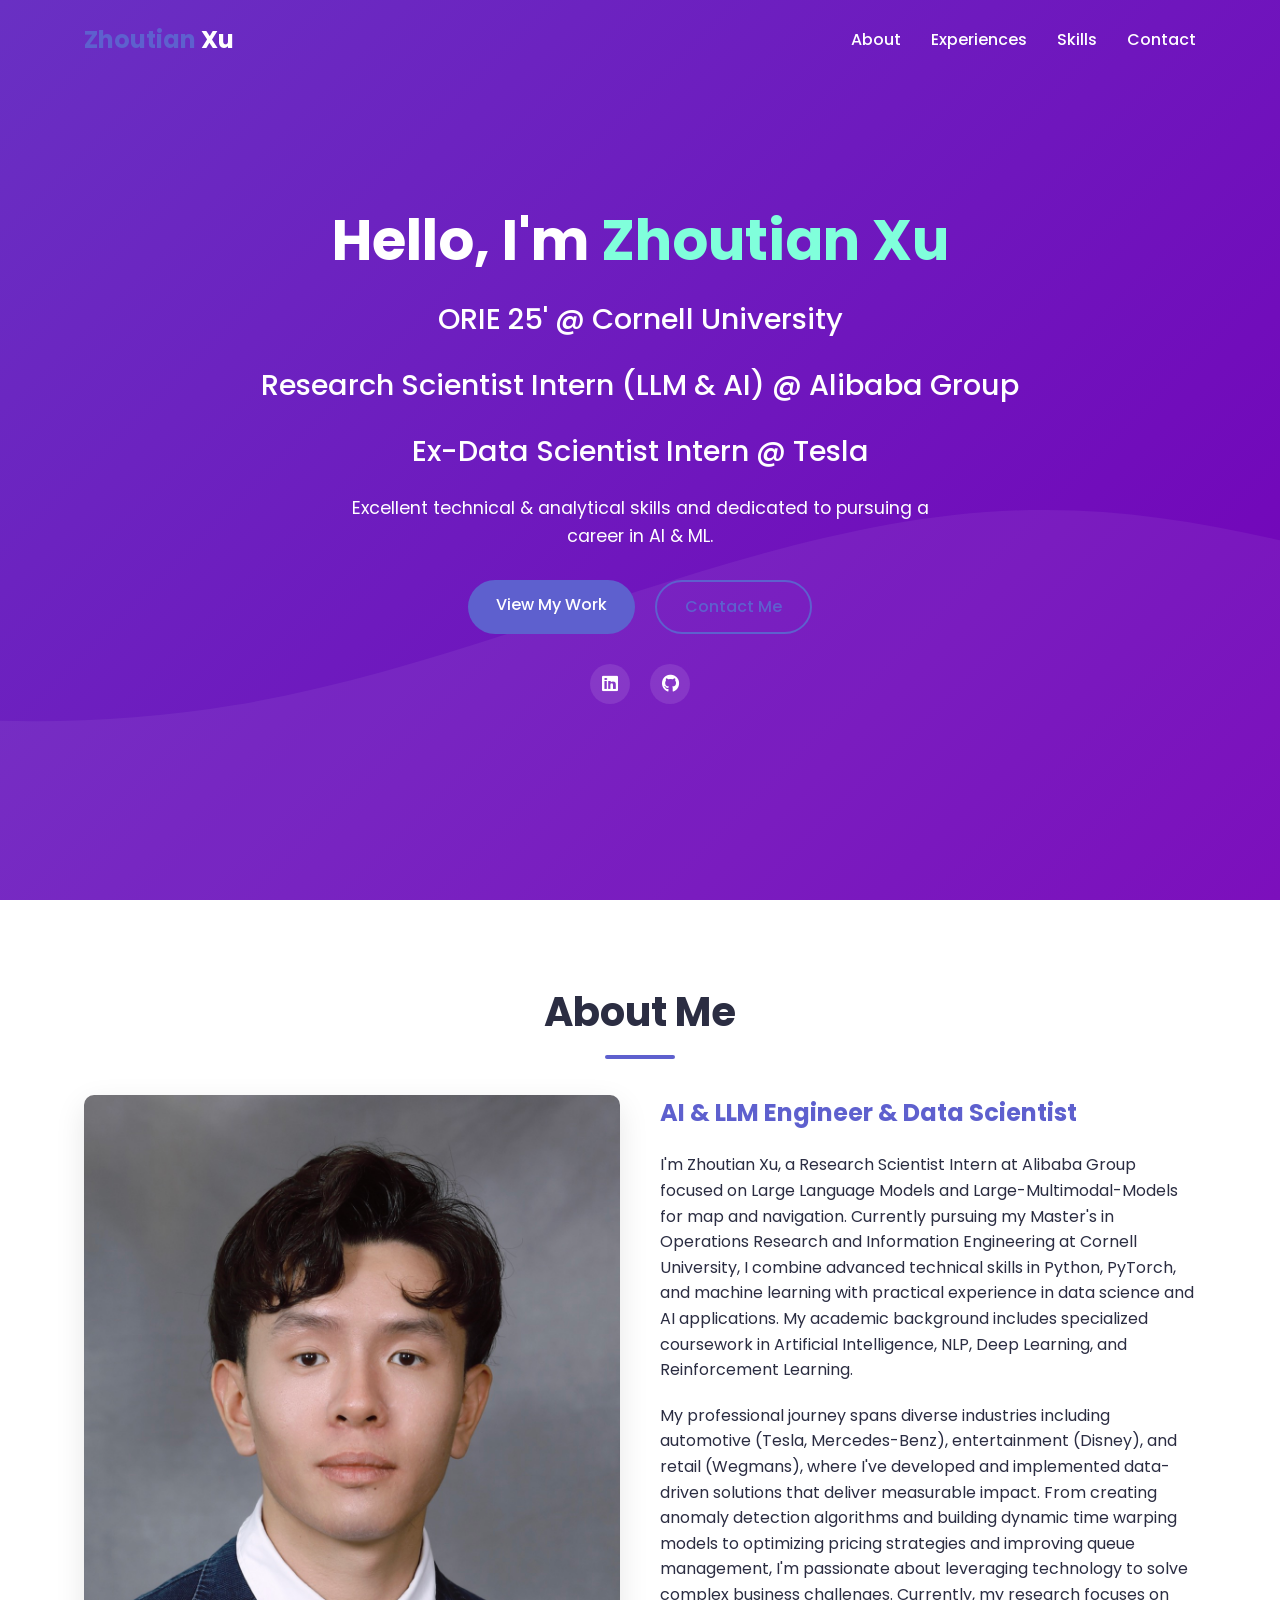
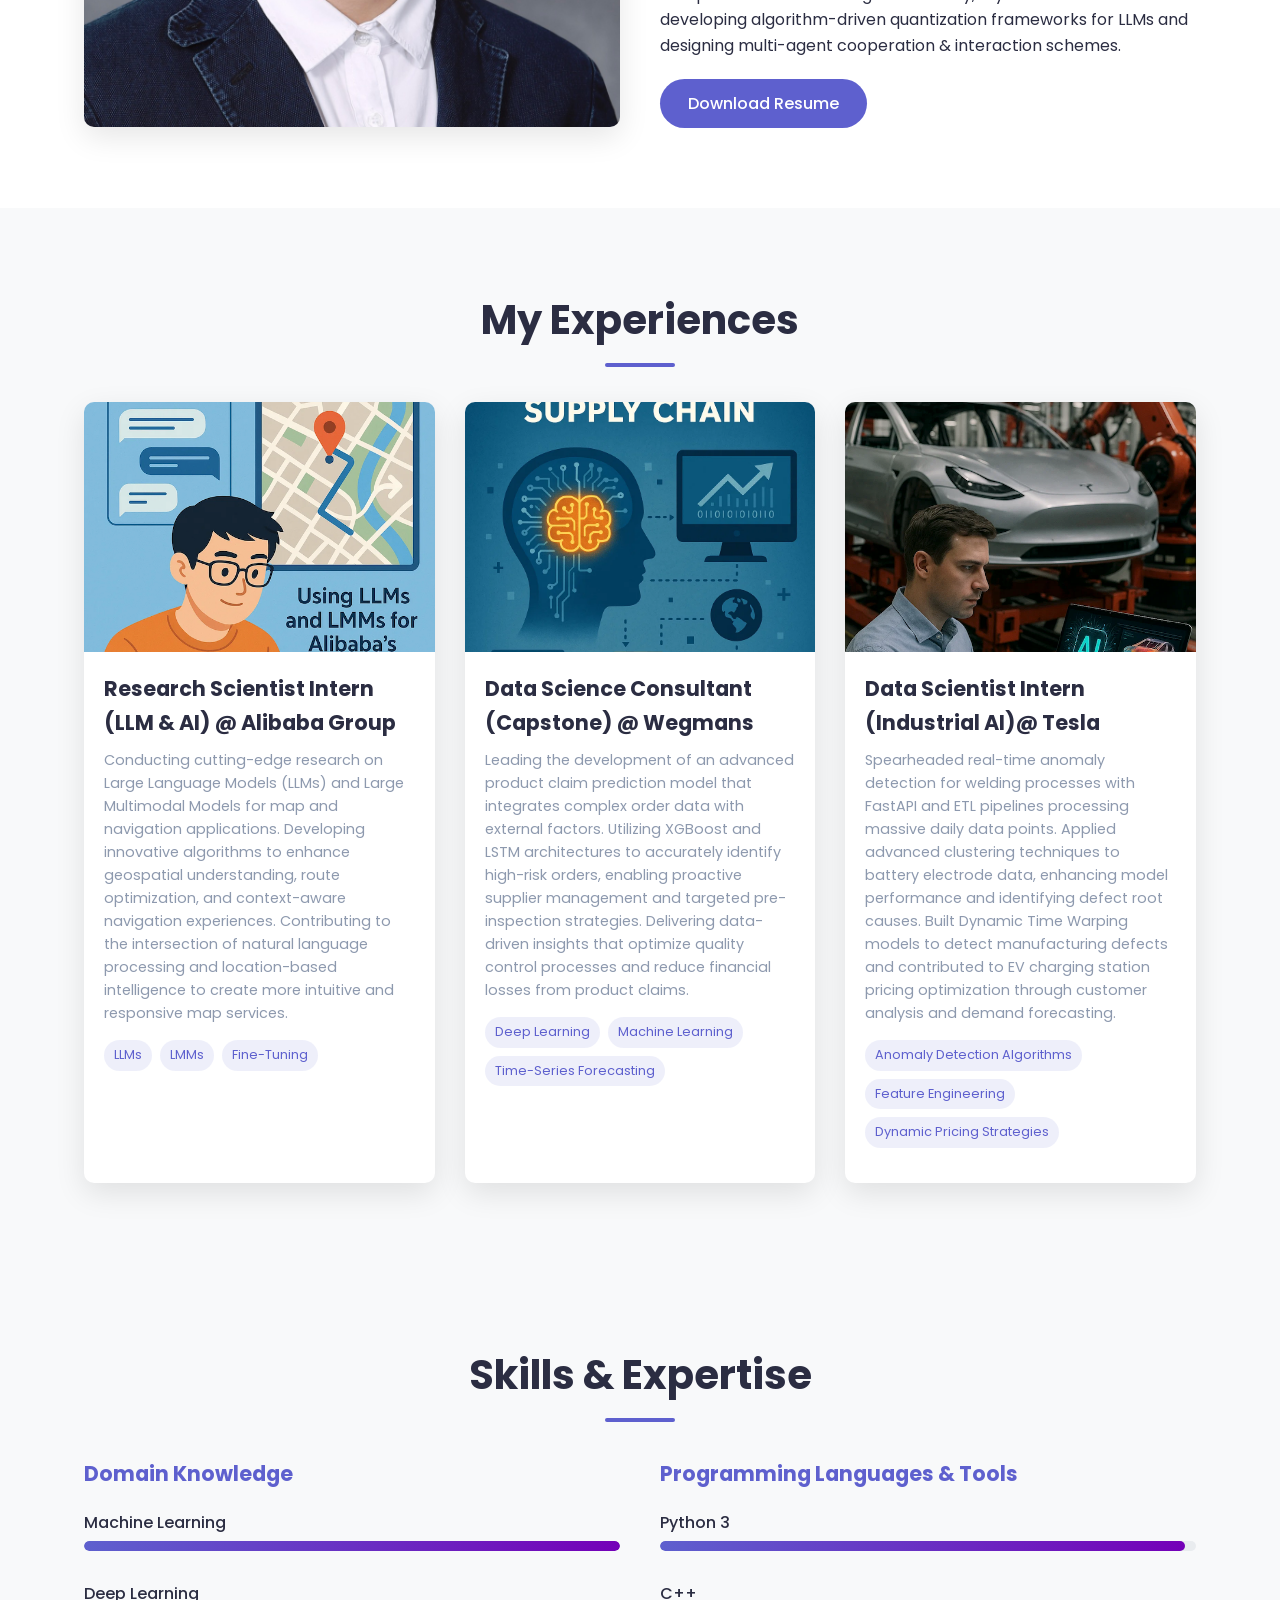
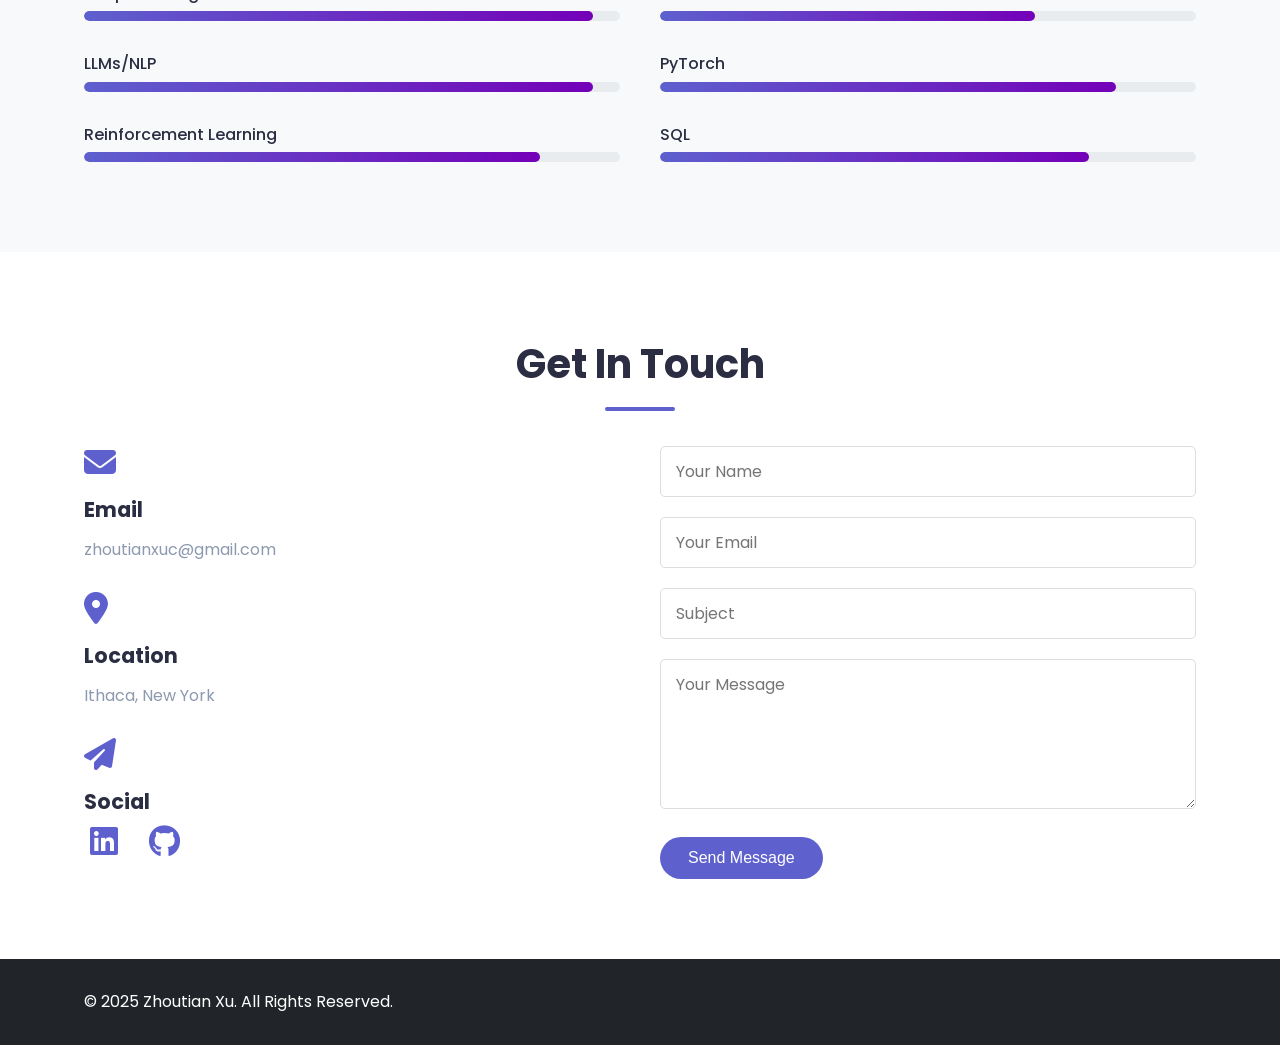
<file: index.html>
<!DOCTYPE html>
<html lang="en">
<head>
    <meta charset="UTF-8">
    <meta name="viewport" content="width=device-width, initial-scale=1.0">
    <title>Zhoutian Xu | Portfolio</title>
    <link rel="stylesheet" href="css/style.css">
    <link rel="stylesheet" href="https://cdnjs.cloudflare.com/ajax/libs/font-awesome/6.4.0/css/all.min.css">
    <link rel="preconnect" href="https://fonts.googleapis.com">
    <link rel="preconnect" href="https://fonts.gstatic.com" crossorigin>
    <link href="https://fonts.googleapis.com/css2?family=Poppins:wght@300;400;500;600;700&display=swap" rel="stylesheet">
</head>
<body>
    <header>
        <div class="container">
            <nav>
                <div class="logo">
                    <a href="#"><span>Zhoutian </span>Xu</a>
                </div>
                <ul class="nav-menu">
                    <li><a href="#about" class="nav-link">About</a></li>
                    <li><a href="#experiences" class="nav-link">Experiences</a></li>
                    <li><a href="#skills" class="nav-link">Skills</a></li>
                    <li><a href="#contact" class="nav-link">Contact</a></li>
                </ul>
                <div class="hamburger">
                    <span class="bar"></span>
                    <span class="bar"></span>
                    <span class="bar"></span>
                </div>
            </nav>
        </div>
    </header>

    <section class="hero" id="home">
        <div class="container">
            <div class="hero-content">
                <h1>Hello, I'm <span>Zhoutian Xu</span></h1>
                <h2>ORIE 25' @ Cornell University</h2>
                <h2>Research Scientist Intern (LLM & AI) @ Alibaba Group</h2>
                <h2>Ex-Data Scientist Intern @ Tesla</h2>
                <p>Excellent technical & analytical skills and dedicated to pursuing a career in AI & ML.</p>
                <div class="hero-buttons">
                    <a href="#experiences" class="btn primary-btn">View My Work</a>
                    <a href="#contact" class="btn secondary-btn">Contact Me</a>
                </div>
                <div class="social-icons">
                    <a href="https://www.linkedin.com/in/zhoutian-xu" target="_blank" rel="noopener noreferrer" aria-label="LinkedIn profile"><i class="fab fa-linkedin"></i></a>
                    <a href="https://github.com/ZhoutianXuu" target="_blank" rel="noopener noreferrer" aria-label="GitHub profile"><i class="fab fa-github"></i></a>
                </div>
            </div>
        </div>
    </section>

    <section id="about" class="about">
        <div class="container">
            <h2 class="section-title">About Me</h2>
            <div class="about-content">
                <div class="about-image">
                    <img src="images/profile.jpg" alt="profile">
                </div>
                <div class="about-text">
                    <h3>AI & LLM Engineer & Data Scientist</h3>
                    <p>I'm Zhoutian Xu, a Research Scientist Intern at Alibaba Group focused on Large Language Models and Large-Multimodal-Models for map and navigation. Currently pursuing my Master's in Operations Research and Information Engineering at Cornell University, I combine advanced technical skills in Python, PyTorch, and machine learning with practical experience in data science and AI applications. My academic background includes specialized coursework in Artificial Intelligence, NLP, Deep Learning, and Reinforcement Learning.</p>
                    <p>My professional journey spans diverse industries including automotive (Tesla, Mercedes-Benz), entertainment (Disney), and retail (Wegmans), where I've developed and implemented data-driven solutions that deliver measurable impact. From creating anomaly detection algorithms and building dynamic time warping models to optimizing pricing strategies and improving queue management, I'm passionate about leveraging technology to solve complex business challenges. Currently, my research focuses on developing algorithm-driven quantization frameworks for LLMs and designing multi-agent cooperation & interaction schemes.</p>
                    <a href="files/Zhoutian_Xu_Resume.pdf" class="btn primary-btn" download>Download Resume</a>
                </div>
            </div>
        </div>
    </section>

    <section id="experiences" class="Experiences">
        <div class="container">
            <h2 class="section-title">My Experiences</h2>
            <div class="projects-grid">
                <!-- Project 1 -->
                <div class="project-card">
                    <div class="project-image">
                        <img src="images/AMAP.jpg" alt="Alibaba Group">
                    </div>
                    <div class="project-info">
                        <h3>Research Scientist Intern (LLM & AI) @ Alibaba Group</h3>
                        <p>Conducting cutting-edge research on Large Language Models (LLMs) and Large Multimodal Models for map and navigation applications. Developing innovative algorithms to enhance geospatial understanding, route optimization, and context-aware navigation experiences. Contributing to the intersection of natural language processing and location-based intelligence to create more intuitive and responsive map services.</p>
                        <div class="project-tags">
                            <span>LLMs</span>
                            <span>LMMs</span>
                            <span>Fine-Tuning</span>
                        </div>
                    </div>
                </div>
                
                <!-- Project 2 -->
                <div class="project-card">
                    <div class="project-image">
                        <img src="images/Wegmans.jpg" alt="Wegmans">
                    </div>
                    <div class="project-info">
                        <h3>Data Science Consultant (Capstone) @ Wegmans</h3>
                        <p>Leading the development of an advanced product claim prediction model that integrates complex order data with external factors. Utilizing XGBoost and LSTM architectures to accurately identify high-risk orders, enabling proactive supplier management and targeted pre-inspection strategies. Delivering data-driven insights that optimize quality control processes and reduce financial losses from product claims.</p>
                        <div class="project-tags">
                            <span>Deep Learning</span>
                            <span>Machine Learning</span>
                            <span>Time-Series Forecasting</span>
                        </div>
                    </div>
                </div>
                
                <!-- Project 3 -->
                <div class="project-card">
                    <div class="project-image">
                        <img src="images/Tesla.jpg" alt="Project 3">
                    </div>
                    <div class="project-info">
                        <h3>Data Scientist Intern (Industrial AI)@ Tesla</h3>
                        <p>Spearheaded real-time anomaly detection for welding processes with FastAPI and ETL pipelines processing massive daily data points. Applied advanced clustering techniques to battery electrode data, enhancing model performance and identifying defect root causes. Built Dynamic Time Warping models to detect manufacturing defects and contributed to EV charging station pricing optimization through customer analysis and demand forecasting.</p>
                        <div class="project-tags">
                            <span>Anomaly Detection Algorithms</span>
                            <span>Feature Engineering</span>
                            <span>Dynamic Pricing Strategies</span>
                        </div>
                    </div>
                </div>
            </div>
        </div>
    </section>

    <section id="skills" class="skills">
        <div class="container">
            <h2 class="section-title">Skills & Expertise</h2>
            <div class="skills-container">
                <div class="skill-category">
                    <h3>Domain Knowledge</h3>
                    <div class="skill-list">
                        <div class="skill-item">
                            <div class="skill-name">Machine Learning</div>
                            <div class="skill-bar">
                                <div class="skill-progress" data-progress="100%"></div>
                            </div>
                        </div>
                        <div class="skill-item">
                            <div class="skill-name">Deep Learning</div>
                            <div class="skill-bar">
                                <div class="skill-progress" data-progress="95%"></div>
                            </div>
                        </div>
                        <div class="skill-item">
                            <div class="skill-name">LLMs/NLP</div>
                            <div class="skill-bar">
                                <div class="skill-progress" data-progress="95%"></div>
                            </div>
                        </div>
                        <div class="skill-item">
                            <div class="skill-name">Reinforcement Learning</div>
                            <div class="skill-bar">
                                <div class="skill-progress" data-progress="85%"></div>
                            </div>
                        </div>
                    </div>
                </div>
                
                <div class="skill-category">
                    <h3>Programming Languages & Tools</h3>
                    <div class="skill-list">
                        <div class="skill-item">
                            <div class="skill-name">Python 3</div>
                            <div class="skill-bar">
                                <div class="skill-progress" data-progress="98%"></div>
                            </div>
                        </div>
                        <div class="skill-item">
                            <div class="skill-name">C++</div>
                            <div class="skill-bar">
                                <div class="skill-progress" data-progress="70%"></div>
                            </div>
                        </div>
                        <div class="skill-item">
                            <div class="skill-name">PyTorch</div>
                            <div class="skill-bar">
                                <div class="skill-progress" data-progress="85%"></div>
                            </div>
                        </div>
                        <div class="skill-item">
                            <div class="skill-name">SQL</div>
                            <div class="skill-bar">
                                <div class="skill-progress" data-progress="80%"></div>
                            </div>
                        </div>
                    </div>
                </div>
            </div>
        </div>
    </section>

    <section id="contact" class="contact">
        <div class="container">
            <h2 class="section-title">Get In Touch</h2>
            <div class="contact-content">
                <div class="contact-info">
                    <div class="contact-item">
                        <i class="fas fa-envelope"></i>
                        <h3>Email</h3>
                        <p>zhoutianxuc@gmail.com</p>
                    </div>
                    <div class="contact-item">
                        <i class="fas fa-map-marker-alt"></i>
                        <h3>Location</h3>
                        <p>Ithaca, New York</p>
                    </div>
                    <div class="contact-item">
                        <i class="fas fa-paper-plane"></i>
                        <h3>Social</h3>
                        <div class="social-icons">
                            <a href="https://www.linkedin.com/in/zhoutian-xu" target="_blank" rel="noopener noreferrer" aria-label="LinkedIn profile"><i class="fab fa-linkedin"></i></a>
                            <a href="https://github.com/ZhoutianXuu" target="_blank" rel="noopener noreferrer" aria-label="GitHub profile"><i class="fab fa-github"></i></a>
                        </div>
                    </div>
                </div>
                <div class="contact-form">
                    <form action="https://formspree.io/f/xwpovjej" method="POST">
                        <div class="form-group">
                            <input type="text" id="name" name="name" placeholder="Your Name" required>
                        </div>
                        <div class="form-group">
                            <input type="email" id="email" name="_replyto" placeholder="Your Email" required>
                        </div>
                        <div class="form-group">
                            <input type="text" id="subject" name="subject" placeholder="Subject">
                        </div>
                        <div class="form-group">
                            <textarea id="message" name="message" placeholder="Your Message" required></textarea>
                        </div>
                        <!-- Optional fields for Formspree -->
                        <input type="text" name="_gotcha" style="display:none">
                        <input type="hidden" name="_subject" value="New message from portfolio website">
                        <input type="hidden" name="_next" value="https://zhoutianxuu.github.io/thank-you.html">
                        <button type="submit" class="btn primary-btn">Send Message</button>
                    </form>
                </div>
            </div>
        </div>
    </section>

    <footer>
        <div class="container">
            <p>&copy; 2025 Zhoutian Xu. All Rights Reserved.</p>
        </div>
    </footer>

    <script src="js/main.js"></script>
</body>
</html>
</file>
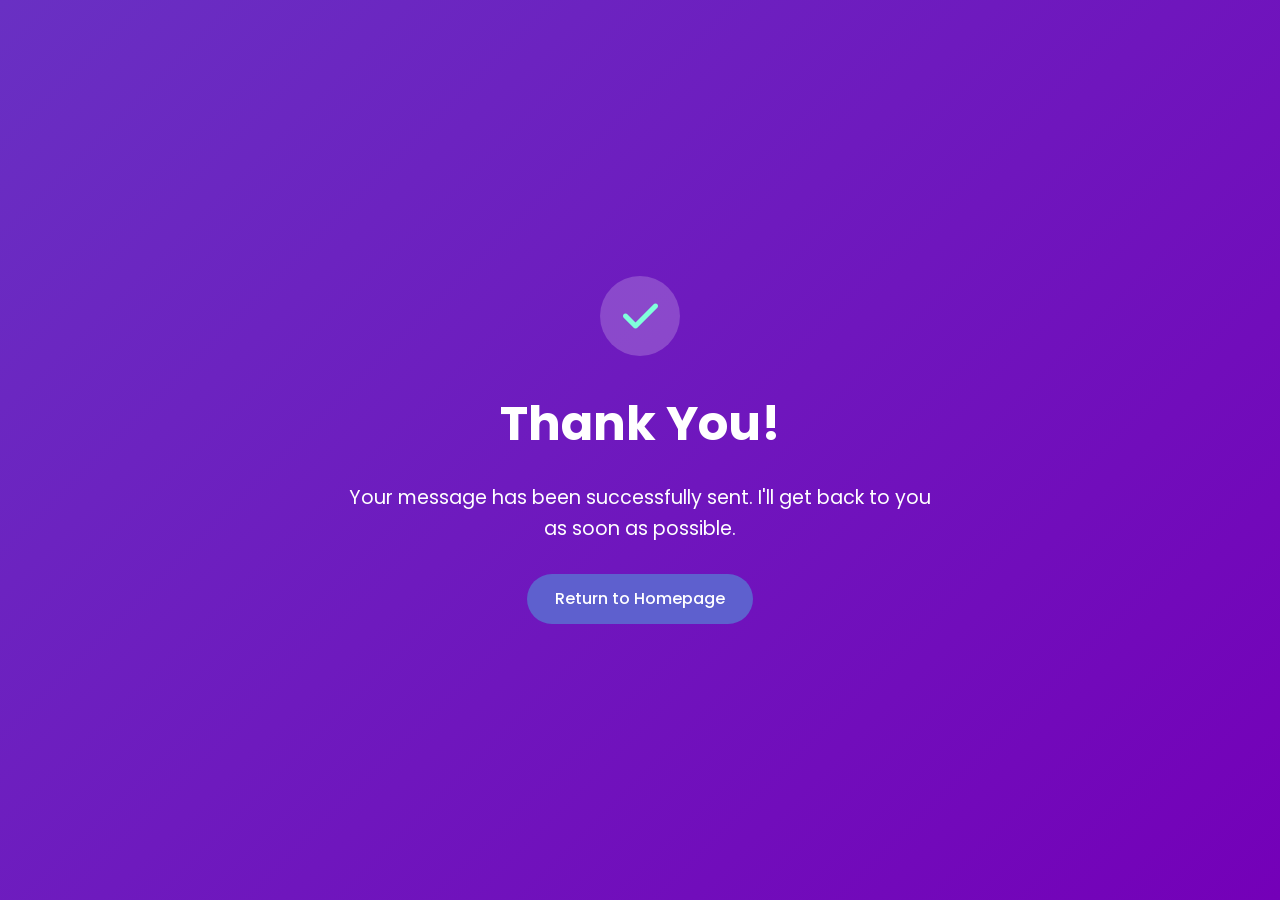
<file: thank-you.html>
<!DOCTYPE html>
<html lang="en">
<head>
    <meta charset="UTF-8">
    <meta name="viewport" content="width=device-width, initial-scale=1.0">
    <title>Thank You | Zhoutian Xu</title>
    <link rel="stylesheet" href="css/style.css">
    <link rel="stylesheet" href="https://cdnjs.cloudflare.com/ajax/libs/font-awesome/6.4.0/css/all.min.css">
    <link rel="preconnect" href="https://fonts.googleapis.com">
    <link rel="preconnect" href="https://fonts.gstatic.com" crossorigin>
    <link href="https://fonts.googleapis.com/css2?family=Poppins:wght@300;400;500;600;700&display=swap" rel="stylesheet">
    <style>
        .thank-you-section {
            min-height: 100vh;
            display: flex;
            flex-direction: column;
            justify-content: center;
            align-items: center;
            text-align: center;
            background: linear-gradient(135deg, var(--secondary-color), var(--accent-color));
            color: var(--white);
            padding: 50px 20px;
        }
        
        .thank-you-section h1 {
            font-size: 3rem;
            margin-bottom: 20px;
        }
        
        .thank-you-section p {
            font-size: 1.2rem;
            max-width: 600px;
            margin-bottom: 30px;
        }
        
        .icon-checkmark {
            width: 80px;
            height: 80px;
            background-color: rgba(255, 255, 255, 0.2);
            border-radius: 50%;
            display: flex;
            justify-content: center;
            align-items: center;
            margin-bottom: 30px;
        }
        
        .icon-checkmark i {
            font-size: 40px;
            color: #80ffdb;
        }
    </style>
</head>
<body>
    <section class="thank-you-section">
        <div class="icon-checkmark">
            <i class="fas fa-check"></i>
        </div>
        <h1>Thank You!</h1>
        <p>Your message has been successfully sent. I'll get back to you as soon as possible.</p>
        <a href="index.html" class="btn primary-btn">Return to Homepage</a>
    </section>
</body>
</html>
</file>
<file: css/style.css>
/* BASE STYLES */
:root {
    --primary-color: #5e60ce;
    --secondary-color: #6930c3;
    --accent-color: #7400b8;
    --text-color: #2b2d42;
    --light-text: #8d99ae;
    --background: #f8f9fa;
    --white: #ffffff;
    --dark: #212529;
    --section-padding: 80px 0;
    --transition: all 0.3s ease;
}

* {
    margin: 0;
    padding: 0;
    box-sizing: border-box;
}

html {
    scroll-behavior: smooth;
}

body {
    font-family: 'Poppins', sans-serif;
    color: var(--text-color);
    background-color: var(--background);
    line-height: 1.6;
    overflow-x: hidden;
}

.container {
    width: 90%;
    max-width: 1200px;
    margin: 0 auto;
    padding: 0 20px;
}

a {
    text-decoration: none;
    color: inherit;
}

ul {
    list-style: none;
}

img {
    max-width: 100%;
    height: auto;
    display: block;
}

section {
    padding: var(--section-padding);
}

.section-title {
    font-size: 2.5rem;
    font-weight: 700;
    text-align: center;
    margin-bottom: 50px;
    position: relative;
}

.section-title::after {
    content: "";
    position: absolute;
    left: 50%;
    transform: translateX(-50%);
    bottom: -15px;
    width: 70px;
    height: 4px;
    background: var(--primary-color);
    border-radius: 2px;
}

.btn {
    display: inline-block;
    padding: 12px 28px;
    font-weight: 500;
    border-radius: 30px;
    transition: var(--transition);
    cursor: pointer;
    text-align: center;
    border: none;
    font-size: 16px;
}

.primary-btn {
    background: var(--primary-color);
    color: var(--white);
}

.primary-btn:hover {
    background: var(--accent-color);
    transform: translateY(-3px);
    box-shadow: 0 10px 20px rgba(0, 0, 0, 0.1);
}

.secondary-btn {
    background: transparent;
    color: var(--primary-color);
    border: 2px solid var(--primary-color);
}

.secondary-btn:hover {
    background: var(--primary-color);
    color: var(--white);
    transform: translateY(-3px);
}

.small-btn {
    padding: 8px 20px;
    font-size: 14px;
}

/* HEADER & NAVIGATION */
header {
    position: fixed;
    width: 100%;
    top: 0;
    left: 0;
    background-color: transparent;
    z-index: 100;
    transition: var(--transition);
}

header.scrolled {
    background-color: var(--white);
    box-shadow: 0 5px 20px rgba(0, 0, 0, 0.1);
}

nav {
    display: flex;
    justify-content: space-between;
    align-items: center;
    height: 80px;
}

.logo a {
    font-size: 24px;
    font-weight: 700;
    color: var(--white);
    transition: var(--transition);
}

header.scrolled .logo a {
    color: var(--text-color);
}

.logo span {
    color: var(--primary-color);
}

.nav-menu {
    display: flex;
    gap: 30px;
}

.nav-link {
    color: var(--white);
    font-weight: 500;
    transition: var(--transition);
    position: relative;
}

header.scrolled .nav-link {
    color: var(--text-color);
}

.nav-link::after {
    content: "";
    position: absolute;
    width: 0;
    height: 2px;
    bottom: -5px;
    left: 0;
    background-color: var(--primary-color);
    transition: var(--transition);
}

.nav-link:hover::after {
    width: 100%;
}

.hamburger {
    display: none;
    cursor: pointer;
}

.bar {
    display: block;
    width: 25px;
    height: 3px;
    margin: 5px auto;
    background-color: var(--white);
    transition: var(--transition);
}

header.scrolled .bar {
    background-color: var(--text-color);
}

/* HERO SECTION */
.hero {
    background: linear-gradient(135deg, var(--secondary-color), var(--accent-color));
    height: 100vh;
    display: flex;
    align-items: center;
    position: relative;
    margin-bottom: 0;
    text-align: center;
    color: var(--white);
}

.hero::before {
    content: "";
    position: absolute;
    top: 0;
    left: 0;
    width: 100%;
    height: 100%;
    background-image: url('data:image/svg+xml;utf8,<svg xmlns="http://www.w3.org/2000/svg" viewBox="0 0 1440 320"><path fill="%23ffffff" fill-opacity="0.1" d="M0,192L48,197.3C96,203,192,213,288,229.3C384,245,480,267,576,250.7C672,235,768,181,864,181.3C960,181,1056,235,1152,234.7C1248,235,1344,181,1392,154.7L1440,128L1440,320L1392,320C1344,320,1248,320,1152,320C1056,320,960,320,864,320C768,320,672,320,576,320C480,320,384,320,288,320C192,320,96,320,48,320L0,320Z"></path></svg>');
    background-position: bottom;
    background-repeat: no-repeat;
    background-size: cover;
    opacity: 0.6;
    z-index: 1;
}

.hero-content {
    max-width: 800px;
    margin: 0 auto;
    position: relative;
    z-index: 2;
}

.hero h1 {
    font-size: 3.5rem;
    font-weight: 700;
    margin-bottom: 10px;
}

.hero h1 span {
    color: #80ffdb;
}

.hero h2 {
    font-size: 1.8rem;
    font-weight: 500;
    margin-bottom: 20px;
}

.hero p {
    font-size: 1.1rem;
    margin-bottom: 30px;
    max-width: 600px;
    margin-left: auto;
    margin-right: auto;
}

.hero-buttons {
    display: flex;
    justify-content: center;
    gap: 20px;
    margin-bottom: 30px;
}

.social-icons {
    display: flex;
    justify-content: center;
    gap: 20px;
}

.social-icons a {
    width: 40px;
    height: 40px;
    border-radius: 50%;
    background-color: rgba(255, 255, 255, 0.1);
    display: flex;
    align-items: center;
    justify-content: center;
    color: var(--white);
    font-size: 18px;
    transition: var(--transition);
}

.social-icons a:hover {
    background-color: var(--white);
    color: var(--primary-color);
    transform: translateY(-3px);
}

/* ABOUT SECTION */
.about {
    background-color: var(--white);
}

.about-content {
    display: grid;
    grid-template-columns: repeat(auto-fit, minmax(300px, 1fr));
    gap: 40px;
    align-items: center;
}

.about-image {
    border-radius: 10px;
    overflow: hidden;
    box-shadow: 0 10px 30px rgba(0, 0, 0, 0.1);
}

.about-text h3 {
    font-size: 1.5rem;
    margin-bottom: 20px;
    color: var(--primary-color);
}

.about-text p {
    margin-bottom: 20px;
    color: var(--text-color);
}

/* PROJECTS SECTION */
.projects-grid {
    display: grid;
    grid-template-columns: repeat(auto-fill, minmax(300px, 1fr));
    gap: 30px;
}

.project-card {
    background-color: var(--white);
    border-radius: 10px;
    overflow: hidden;
    box-shadow: 0 10px 30px rgba(0, 0, 0, 0.1);
    transition: var(--transition);
}

.project-card:hover {
    transform: translateY(-10px);
    box-shadow: 0 15px 40px rgba(0, 0, 0, 0.15);
}

.project-image {
    height: 250px;
    overflow: hidden;
}

.project-image img {
    width: 100%;
    height: 100%;
    object-fit: cover;
    transition: var(--transition);
}

.project-card:hover .project-image img {
    transform: scale(1.1);
}

.project-info {
    padding: 20px;
}

.project-info h3 {
    font-size: 1.3rem;
    margin-bottom: 10px;
}

.project-info p {
    color: var(--light-text);
    margin-bottom: 15px;
    font-size: 0.9rem;
}

.project-tags {
    display: flex;
    flex-wrap: wrap;
    gap: 8px;
    margin-bottom: 15px;
}

.project-tags span {
    background-color: rgba(94, 96, 206, 0.1);
    color: var(--primary-color);
    padding: 5px 10px;
    border-radius: 20px;
    font-size: 0.8rem;
}

.project-links {
    display: flex;
    gap: 10px;
}

/* SKILLS SECTION */
.skills {
    background-color: var(--background);
}

.skills-container {
    display: grid;
    grid-template-columns: repeat(auto-fit, minmax(300px, 1fr));
    gap: 40px;
}

.skill-category h3 {
    font-size: 1.3rem;
    margin-bottom: 20px;
    color: var(--primary-color);
}

.skill-list {
    display: flex;
    flex-direction: column;
    gap: 20px;
}

.skill-item {
    margin-bottom: 10px;
}

.skill-name {
    font-weight: 500;
    margin-bottom: 5px;
}

.skill-bar {
    height: 10px;
    background-color: #e9ecef;
    border-radius: 5px;
    overflow: hidden;
}

.skill-progress {
    height: 100%;
    background: linear-gradient(90deg, var(--primary-color), var(--accent-color));
    border-radius: 5px;
    width: 0;
    transition: width 1.5s ease;
}

/* CONTACT SECTION */
.contact {
    background-color: var(--white);
}

.contact-content {
    display: grid;
    grid-template-columns: repeat(auto-fit, minmax(300px, 1fr));
    gap: 40px;
}

.contact-info {
    display: flex;
    flex-direction: column;
    gap: 30px;
}

.contact-item {
    display: flex;
    flex-direction: column;
    align-items: flex-start;
}

.contact-item i {
    font-size: 2rem;
    color: var(--primary-color);
    margin-bottom: 15px;
}

.contact-item h3 {
    font-size: 1.3rem;
    margin-bottom: 10px;
}

.contact-item p {
    color: var(--light-text);
}

.contact-item .social-icons {
    justify-content: flex-start;
}

.form-group {
    margin-bottom: 20px;
}

.form-group input,
.form-group textarea {
    width: 100%;
    padding: 12px 15px;
    border: 1px solid #ddd;
    border-radius: 5px;
    font-family: 'Poppins', sans-serif;
    font-size: 1rem;
    transition: var(--transition);
}

.form-group input:focus,
.form-group textarea:focus {
    outline: none;
    border-color: var(--primary-color);
    box-shadow: 0 0 0 3px rgba(94, 96, 206, 0.2);
}

.form-group textarea {
    resize: vertical;
    min-height: 150px;
}

/* FOOTER */
footer {
    background-color: var(--dark);
    color: var(--white);
    padding: 30px 0;
    text-align: center;
}

footer .container {
    display: flex;
    justify-content: space-between;
    align-items: center;
}

.footer-links {
    display: flex;
    gap: 20px;
}

.footer-links a {
    color: #adb5bd;
    transition: var(--transition);
}

.footer-links a:hover {
    color: var(--white);
}

/* RESPONSIVE DESIGN */
@media (max-width: 992px) {
    .section-title {
        font-size: 2.2rem;
    }
    
    .hero h1 {
        font-size: 3rem;
    }
    
    .hero h2 {
        font-size: 1.6rem;
    }
}

@media (max-width: 768px) {
    .hamburger {
        display: block;
    }
    
    .nav-menu {
        position: fixed;
        top: 80px;
        right: -100%;
        flex-direction: column;
        background-color: var(--white);
        width: 100%;
        text-align: center;
        transition: var(--transition);
        box-shadow: 0 10px 20px rgba(0, 0, 0, 0.1);
        gap: 0;
    }
    
    .nav-menu.active {
        right: 0;
    }
    
    .nav-link {
        color: var(--text-color);
        padding: 15px;
        width: 100%;
        display: block;
    }
    
    .nav-link::after {
        display: none;
    }
    
    .hamburger.active .bar:nth-child(1) {
        transform: translateY(8px) rotate(45deg);
    }
    
    .hamburger.active .bar:nth-child(2) {
        opacity: 0;
    }
    
    .hamburger.active .bar:nth-child(3) {
        transform: translateY(-8px) rotate(-45deg);
    }
    
    .hero h1 {
        font-size: 2.5rem;
    }
    
    .hero h2 {
        font-size: 1.4rem;
    }
    
    .hero p {
        font-size: 1rem;
    }
    
    .hero-buttons {
        flex-direction: column;
        gap: 15px;
    }
    
    .section-title {
        font-size: 2rem;
    }
    
    footer .container {
        flex-direction: column;
        gap: 20px;
    }
}

@media (max-width: 576px) {
    .hero h1 {
        font-size: 2rem;
    }
    
    .section-title {
        font-size: 1.8rem;
    }
    
    .btn {
        padding: 10px 24px;
        font-size: 14px;
    }
}
</file>
